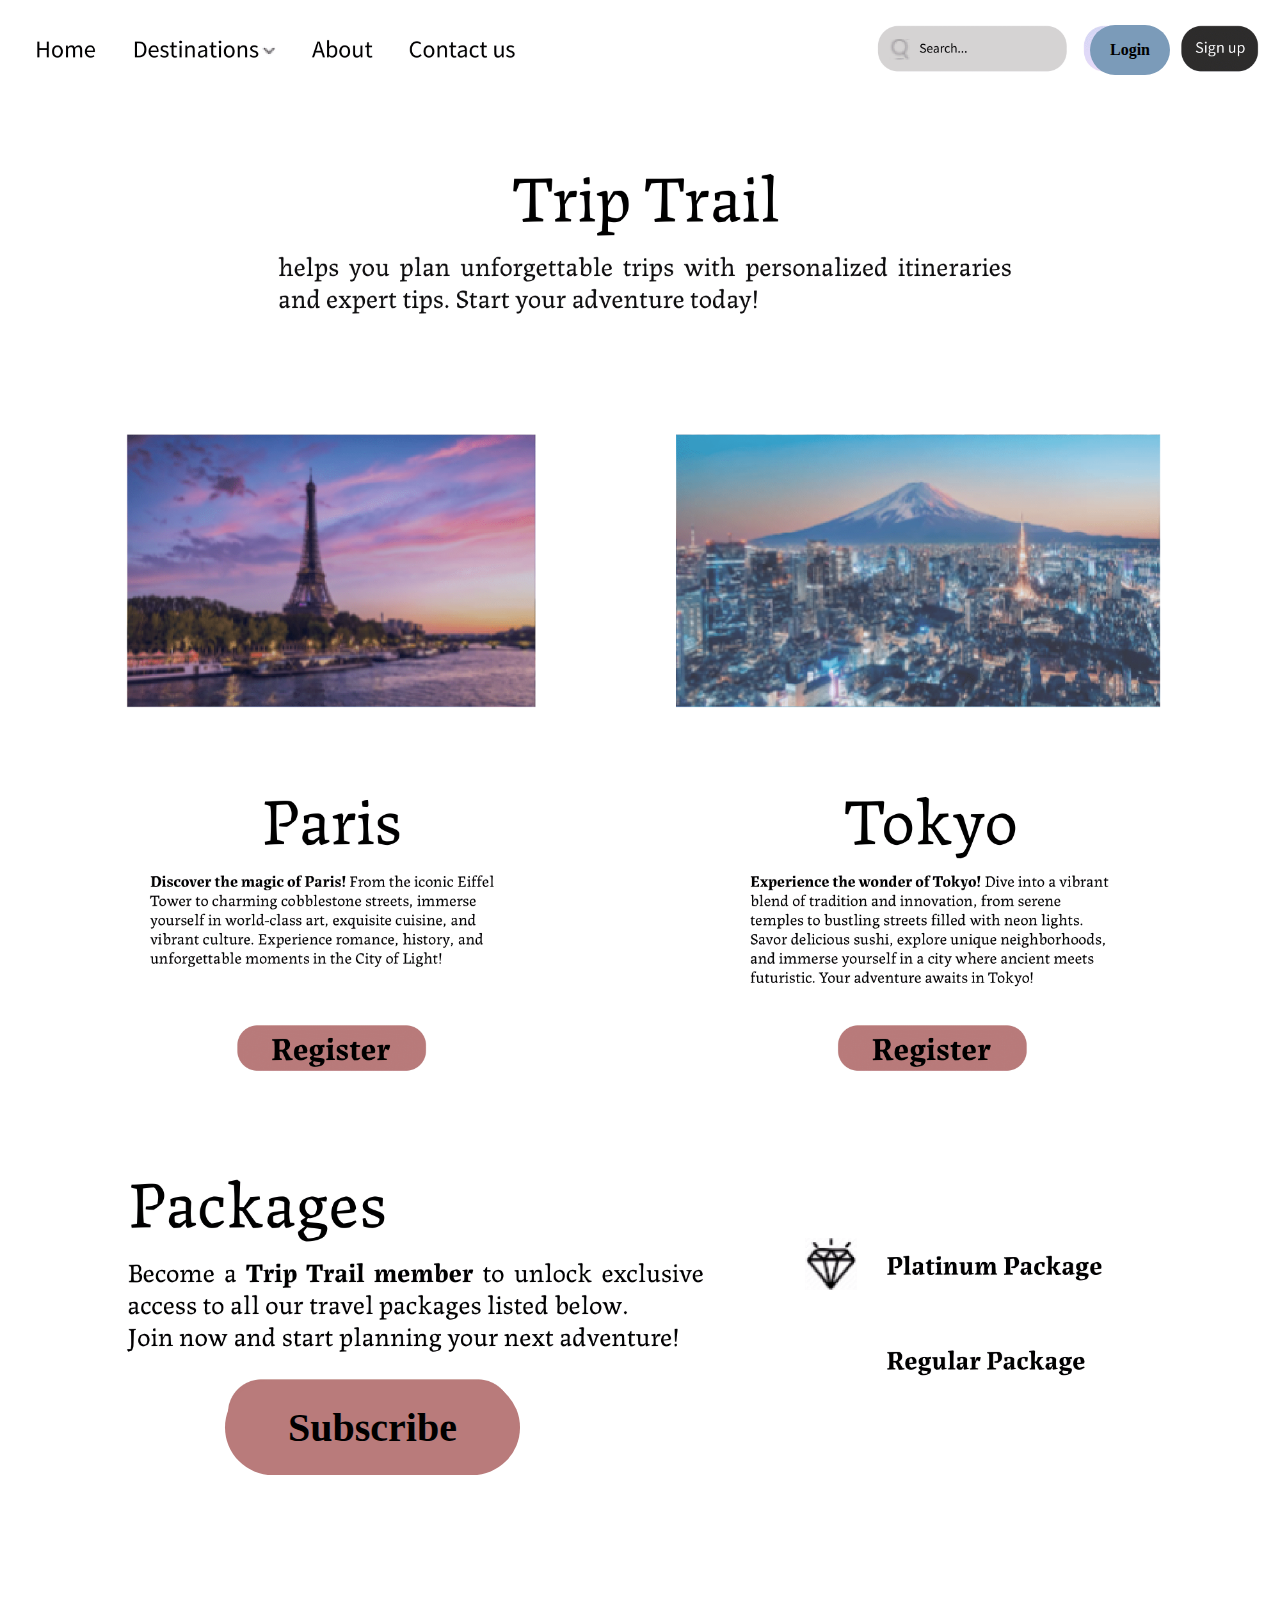
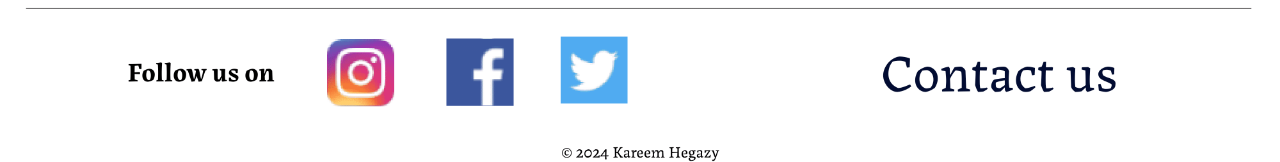
<file: Assignment5MinimalApi/wwwroot/index.html>
<!DOCTYPE html>
<html lang="en">
<head>
    <meta charset="UTF-8">
    <meta name="viewport" content="width=device-width, initial-scale=1.0">
    <title>Trip Trail - Home</title>
    <link rel="stylesheet" href="styles.css">
</head>
<body>
    <main>
        <img src="Board-1.png" alt="Trip Trail Homepage Design">
        
        <!-- Original Subscribe Button -->
        <a href="subscribe.html" class="rectangle-link">
            <div class="shape rect rectangle-1f58ea0e8cf3">
                <span class="button-text">Subscribe</span>
            </div>
        </a>
        
        <!-- New Login Button -->
        <a href="login.html" class="rectangle-link">
            <div class="shape rect rectangle-login">
                <span class="button-text">Login</span>
            </div>
        </a>
    </main>
</body>
</html>
</file>
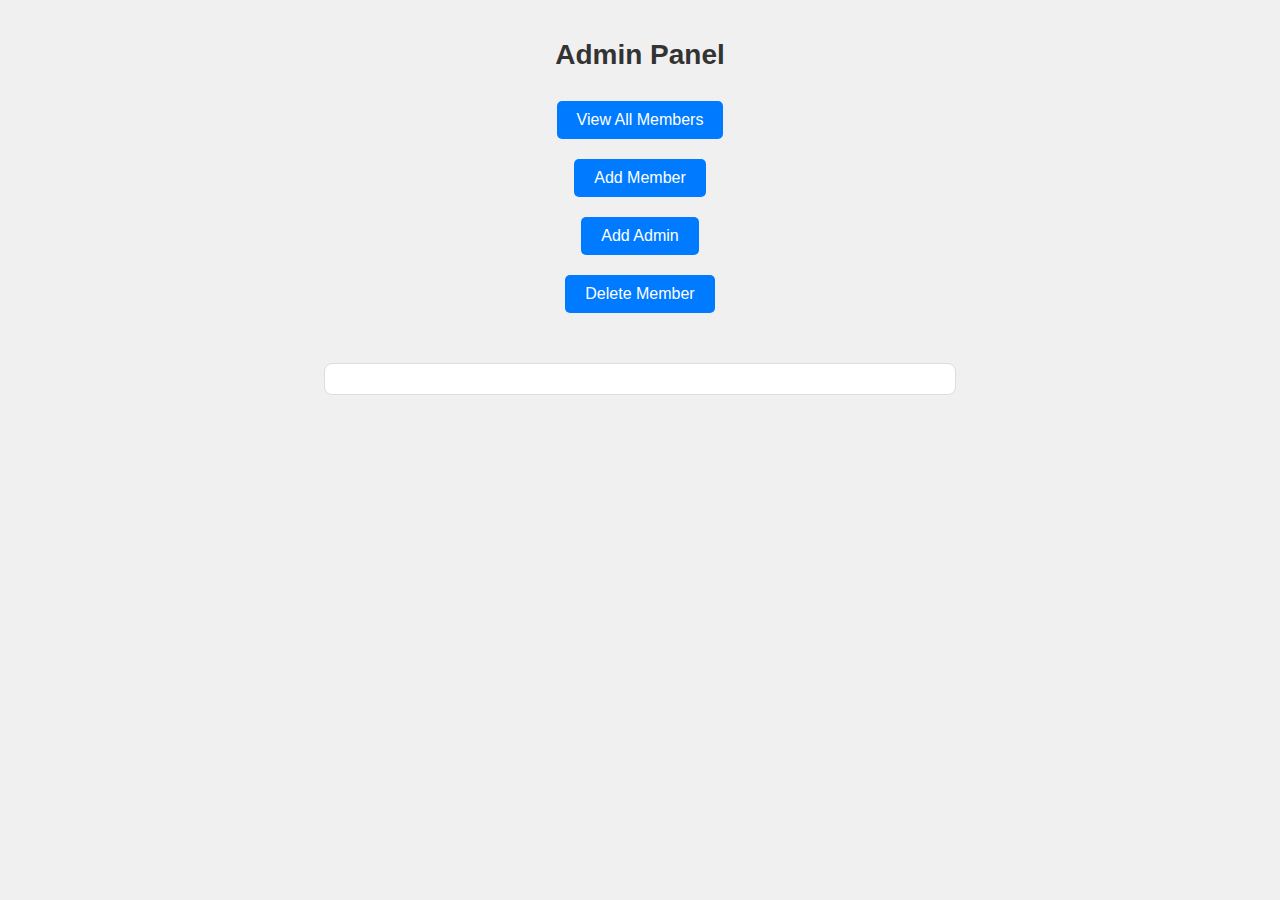
<file: Assignment5MinimalApi/wwwroot/admin.html>
<!DOCTYPE html>
<html lang="en">
<head>
    <meta charset="UTF-8">
    <meta name="viewport" content="width=device-width, initial-scale=1.0">
    <title>Admin Panel</title>
    <link rel="stylesheet" href="admin.css"> <!-- Link to the CSS file -->
</head>
<body>
    <h1>Admin Panel</h1>

    <button onclick="getAllMembers()">View All Members</button>
    <button onclick="addMember()">Add Member</button>
    <button onclick="addAdmin()">Add Admin</button>
    <button onclick="deleteMember()">Delete Member</button>

    <div id="response-message"></div> <!-- Display messages here -->
    <div id="members-list"></div> <!-- Display member list here -->

    <script src="admin.js"></script> <!-- Link to the JavaScript file -->
</body>
</html>
</file>
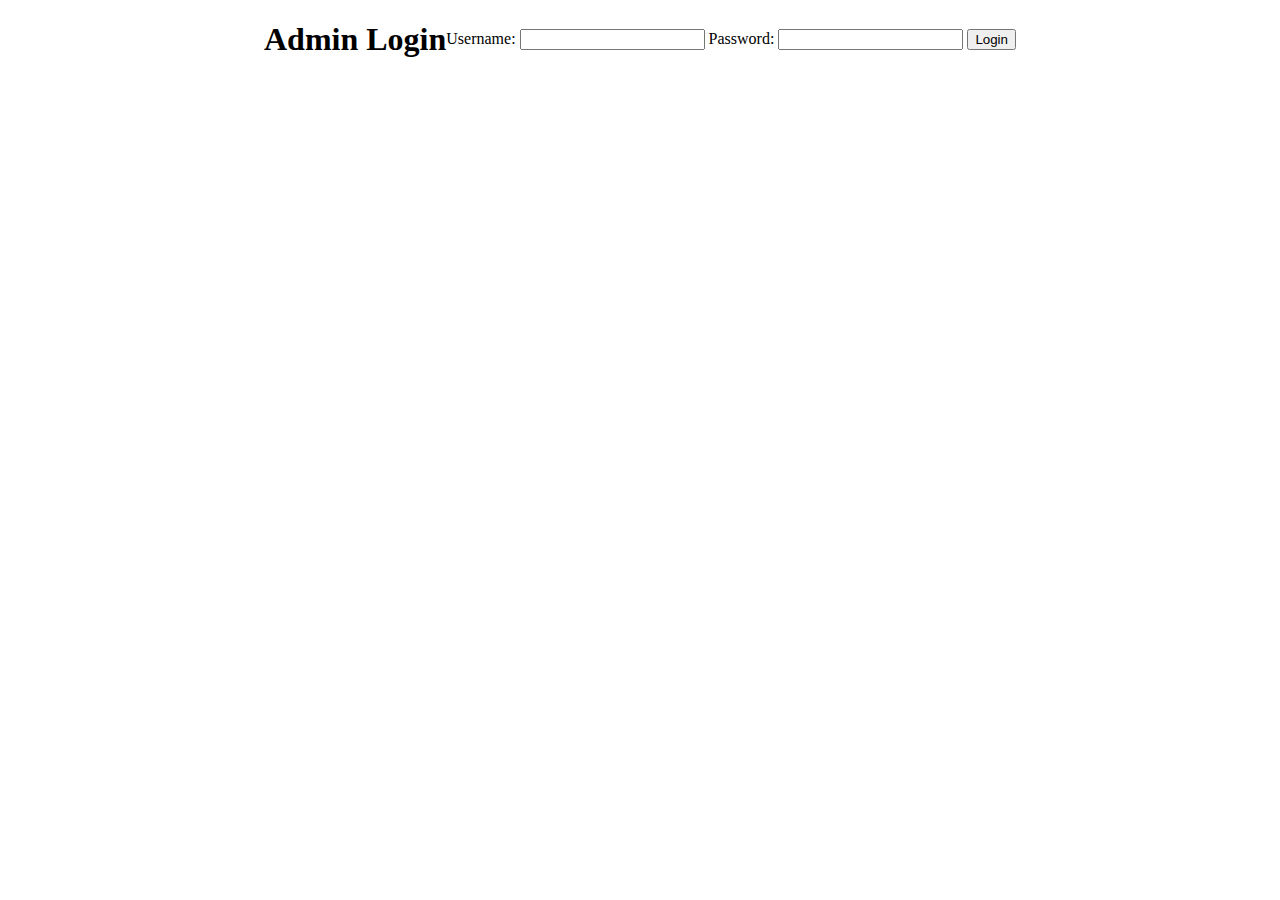
<file: Assignment5MinimalApi/wwwroot/login.html>
<!DOCTYPE html>
<html lang="en">
<head>
    <meta charset="UTF-8">
    <meta name="viewport" content="width=device-width, initial-scale=1.0">
    <title>Admin Login</title>
    <link rel="stylesheet" href="styles.css">
</head>
<body>
    <h1>Admin Login</h1>
    <form id="login-form">
        <label for="username">Username:</label>
        <input type="text" id="username" name="username" required>

        <label for="password">Password:</label>
        <input type="password" id="password" name="password" required>

        <button type="submit">Login</button>
    </form>

    <p id="response-message"></p> <!-- Display response here -->

    <script src="login.js"></script> <!-- Link to JavaScript file -->
</body>
</html>
</file>
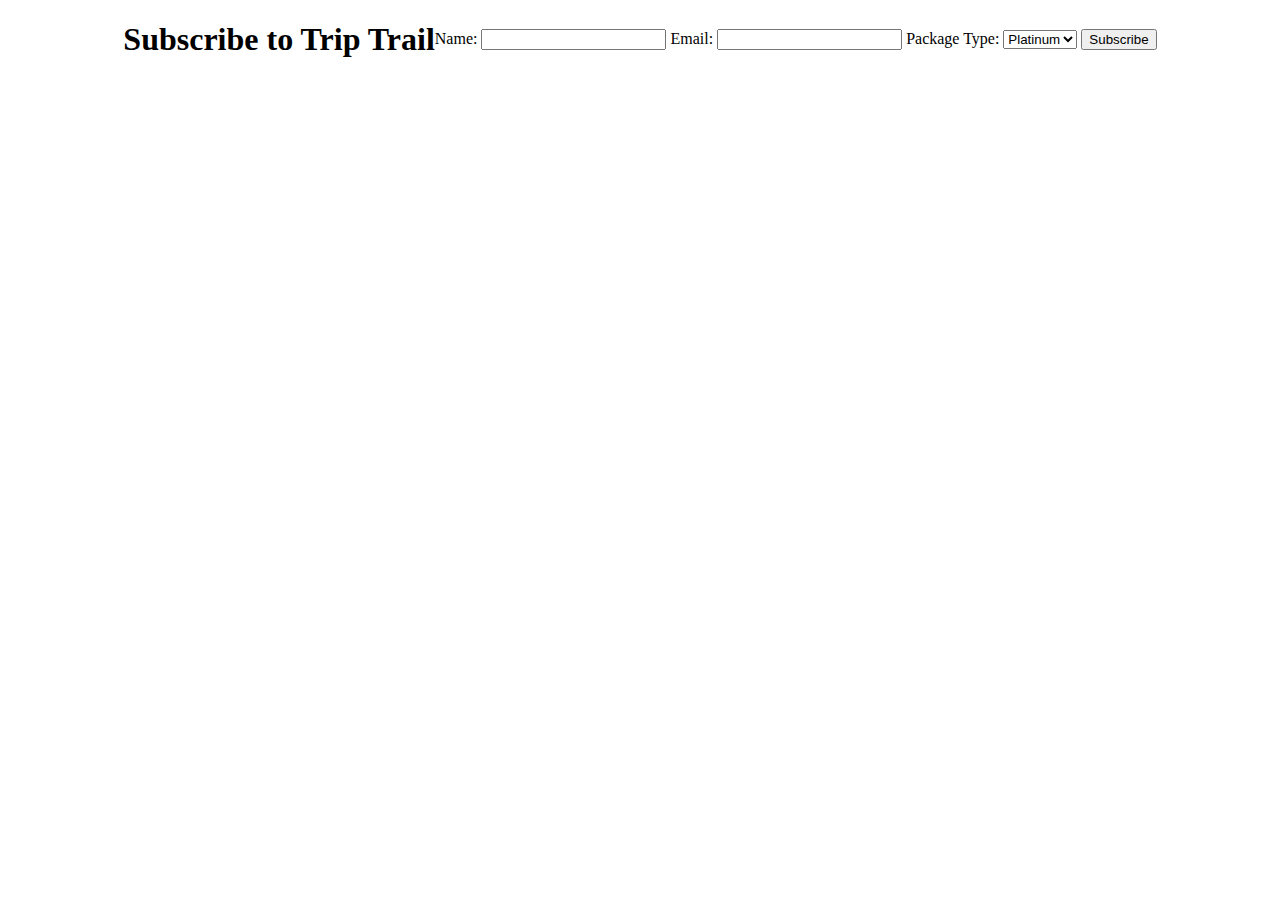
<file: Assignment5MinimalApi/wwwroot/subscribe.html>
<!DOCTYPE html>
<html lang="en">
<head>
    <meta charset="UTF-8">
    <meta name="viewport" content="width=device-width, initial-scale=1.0">
    <title>Subscribe</title>
    <link rel="stylesheet" href="styles.css">
</head>
<body>
    <h1>Subscribe to Trip Trail</h1>
    <form id="subscription-form">
        <label for="name">Name:</label>
        <input type="text" id="name" name="name" required>

        <label for="email">Email:</label>
        <input type="email" id="email" name="email" required>

        <label for="packageType">Package Type:</label>
        <select id="packageType" name="packageType" required>
            <option value="Platinum">Platinum</option>
            <option value="Golden">Golden</option>
        </select>

        <button type="submit">Subscribe</button>
    </form>

    <p id="response-message"></p> <!-- Display response here -->

    <script src="subscribe.js"></script> <!-- Link to JavaScript file -->
</body>
</html>
</file>
<file: Assignment5MinimalApi/wwwroot/styles.css>
/* Ensure the image covers the full screen height without stretching */
body, html {
    margin: 0;
    padding: 0;
    width: 100%;
    display: flex;
    justify-content: center;
    align-items: center;
}

main {
    width: 100%;
    height: 100%;
    display: flex;
    justify-content: center;
    align-items: center;
    position: relative; /* Needed to position the buttons correctly */
    flex-direction: column; /* Stack items vertically */
}

img {
    max-width: 100%;
    max-height: 100%;
    width: auto;
    height: auto;
    display: block;
}

/* Base styling for buttons */
/* .rectangle-link {
    text-decoration: none;
    display: block;
    width: 295px;
    height: 95px;
    margin-top: 20px;
} */

/* .shape.rect {
    width: 295px;
    height: 95px;
    background: #B97B7B;
    border-radius: 50px;
    cursor: pointer;
    display: flex;
    align-items: center;
    justify-content: center;
    transition: background-color 0.3s;
} */

.rectangle-1f58ea0e8cf3 {
    position: absolute;
    left: 225px;
    top: 1380px;
    width: 295px;
    height: 95px;
    background: #B97B7B;
    border-radius: 50px;
    cursor: pointer; /* Shows pointer when hovering over the rectangle */
    display: flex;
    align-items: center;
    justify-content: center;
    font-size: 40px;
    font-weight: bold;
    color: #000000;
    text-align: center;
}
.rectangle-login {
    position: absolute;
    left: 1090px;
    top: 25px;
    width: 80px;
    height: 50px;
    background: #7B9BB9;
    border-radius: 50px;
    cursor: pointer;
    display: flex;
    align-items: center;
    justify-content: center;
    font-size: 16px;
    font-weight: bold;
    color: #000000;
    text-align: center;
}
/* Button hover effect */
.rectangle-link:hover .rectangle-login {
    background-color: #bcd4eb; /* Change color on hover */
}
.rectangle-link:hover .rectangle-1f58ea0e8cf3 {
    background-color: #A65A5A; /* Change color on hover */
}
</file>
<file: Assignment5MinimalApi/wwwroot/admin.css>
/* admin.css */

body {
    font-family: Arial, sans-serif;
    display: flex;
    flex-direction: column;
    align-items: center;
    text-align: center;
    margin: 0;
    padding: 20px;
    background-color: #f0f0f0;
}

h1 {
    color: #333;
    font-size: 28px;
    margin-bottom: 20px;
}

button {
    padding: 10px 20px;
    margin: 10px;
    font-size: 16px;
    cursor: pointer;
    border: none;
    border-radius: 5px;
    background-color: #007bff;
    color: white;
    transition: background-color 0.3s;
}

button:hover {
    background-color: #0056b3;
}

#response-message {
    color: #333;
    margin-top: 20px;
    font-size: 18px;
    font-weight: bold;
}

#members-list {
    margin-top: 20px;
    text-align: left;
    width: 80%;
    max-width: 600px;
    background-color: #fff;
    padding: 15px;
    border: 1px solid #ddd;
    border-radius: 8px;
}

#members-list h3 {
    color: #007bff;
    font-size: 22px;
    margin-bottom: 10px;
}

#members-list p {
    margin: 5px 0;
    font-size: 16px;
}
</file>
